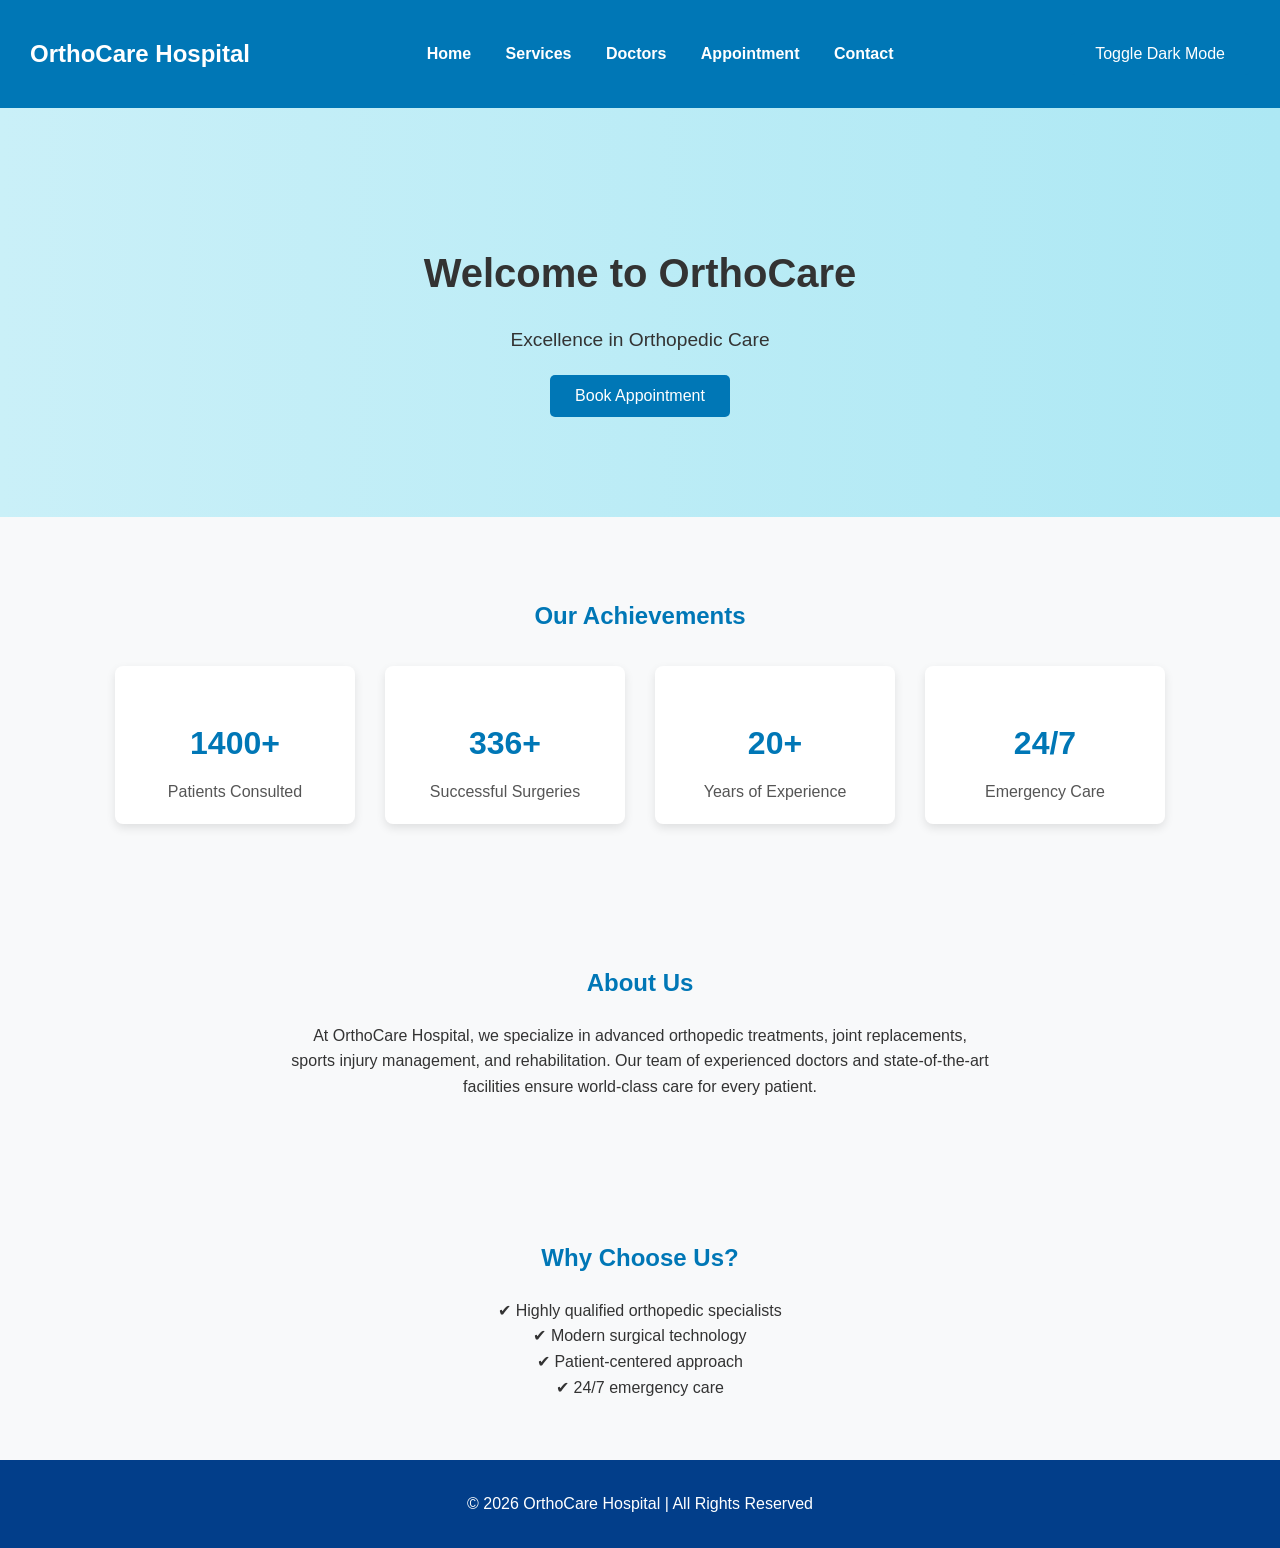
<file: index.html>
<!DOCTYPE html>
<html lang="en">
<head>
  <title>OrthoCare Hospital</title>
  <!-- Link to shared stylesheet -->
  <link rel="stylesheet" href="style.css">
</head>
<body>

<header>
  <h2>OrthoCare Hospital</h2>
  <nav>
    <a href="index.html">Home</a>
    <a href="services.html">Services</a>
    <a href="doctors.html">Doctors</a>
    <a href="appointment.html">Appointment</a>
    <a href="contact.html">Contact</a>
  </nav>
  <!-- Dark mode toggle button -->
  <button id="theme-toggle">Toggle Dark Mode</button>
</header>

<main>
  <section class="hero">
    <h1>Welcome to OrthoCare</h1>
    <p>Excellence in Orthopedic Care</p>
    <a href="appointment.html"><button>Book Appointment</button></a>
  </section>

<section class="info stats">
  <h2>Our Achievements</h2>
  <div class="stats-container">
    <div class="stat">
      <h3><span class="counter" data-target="5000">0</span>+</h3>
      <p>Patients Consulted</p>
    </div>
    <div class="stat">
      <h3><span class="counter" data-target="1200">0</span>+</h3>
      <p>Successful Surgeries</p>
    </div>
    <div class="stat">
      <h3><span class="counter" data-target="20">0</span>+</h3>
      <p>Years of Experience</p>
    </div>
    <div class="stat">
      <h3><span class="counter" data-target="24">0</span>/7</h3>
      <p>Emergency Care</p>
    </div>
  </div>
</section>


  <section class="info">
    <h2>About Us</h2>
    <p>
      At OrthoCare Hospital, we specialize in advanced orthopedic treatments, 
      joint replacements, sports injury management, and rehabilitation. 
      Our team of experienced doctors and state-of-the-art facilities 
      ensure world-class care for every patient.
    </p>
  </section>

  <section class="info">
    <h2>Why Choose Us?</h2>
    <p>
      ✔ Highly qualified orthopedic specialists<br>
      ✔ Modern surgical technology<br>
      ✔ Patient-centered approach<br>
      ✔ 24/7 emergency care
    </p>

</main>


<footer>
  <p>© 2026 OrthoCare Hospital | All Rights Reserved</p>
</footer>

<!-- Link to shared JavaScript -->
<script src="theme.js"></script>

</body>
</html>
</file>
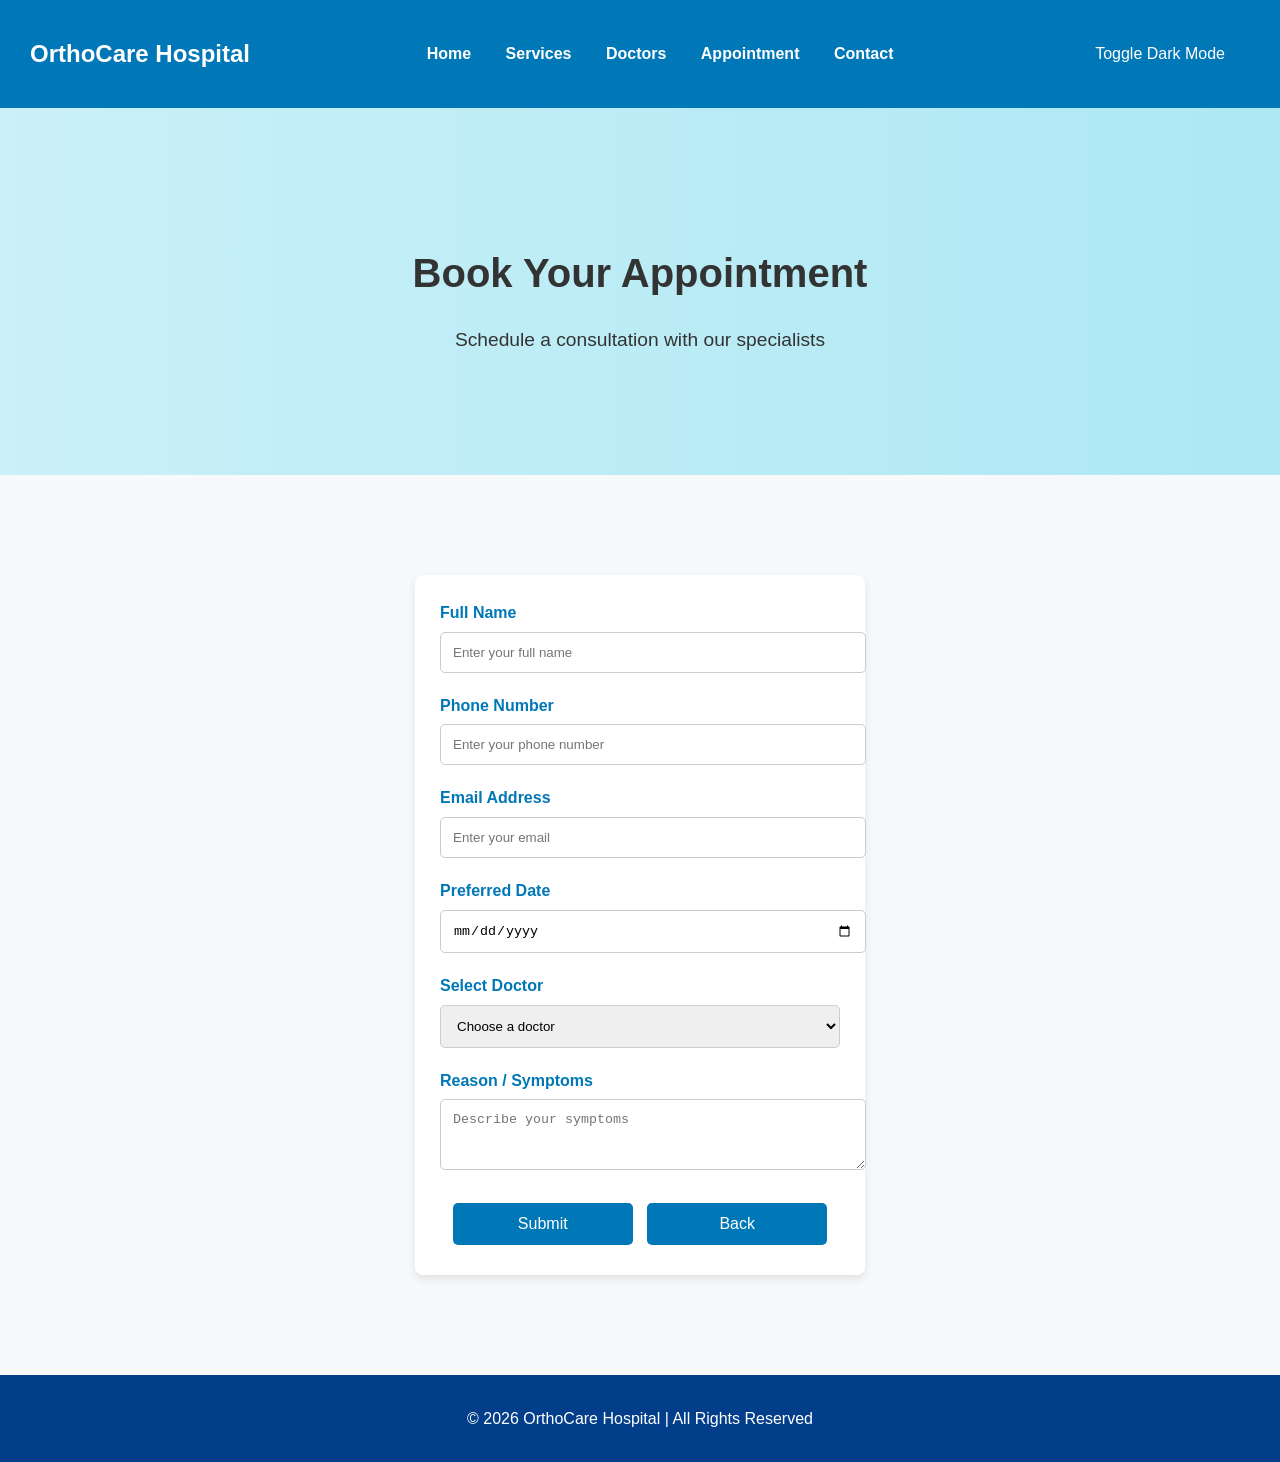
<file: appointment.html>
<!DOCTYPE html>
<html lang="en">
<head>
  <title>Book Appointment - OrthoCare Hospital</title>
  <link rel="stylesheet" href="style.css">
  <style>
    /* Extra form styling */
    .form-container {
      width: 400px;
      margin: 40px auto;
      background: white;
      padding: 25px;
      border-radius: 8px;
      box-shadow: 0 4px 10px rgba(0,0,0,0.1);
      text-align: left;
    }

    .form-step {
      margin-bottom: 20px;
    }

    .form-step label {
      display: block;
      margin-bottom: 6px;
      font-weight: bold;
      color: #0077b6;
    }

    .form-step input,
    .form-step select,
    .form-step textarea {
      width: 100%;
      padding: 12px;
      border: 1px solid #ccc;
      border-radius: 5px;
      transition: border 0.3s ease;
    }

    .form-step input:focus,
    .form-step select:focus,
    .form-step textarea:focus {
      border: 1px solid #0077b6;
      outline: none;
    }

    .form-actions {
      text-align: center;
      margin-top: 20px;
    }

    .form-actions button {
      margin: 5px;
      width: 45%;
    }
  </style>
</head>
<body>

<header>
  <h2>OrthoCare Hospital</h2>
  <nav>
    <a href="index.html">Home</a>
    <a href="services.html">Services</a>
    <a href="doctors.html">Doctors</a>
    <a href="appointment.html">Appointment</a>
    <a href="contact.html">Contact</a>
  </nav>
  <button id="theme-toggle">Toggle Dark Mode</button>
</header>

<section class="hero">
  <h1>Book Your Appointment</h1>
  <p>Schedule a consultation with our specialists</p>
</section>

<section class="info">
  <div class="form-container">
    <form>
      <div class="form-step">
        <label for="name">Full Name</label>
        <input type="text" id="name" placeholder="Enter your full name" required>
      </div>

      <div class="form-step">
        <label for="phone">Phone Number</label>
        <input type="text" id="phone" placeholder="Enter your phone number" required>
      </div>

      <div class="form-step">
        <label for="email">Email Address</label>
        <input type="email" id="email" placeholder="Enter your email" required>
      </div>

      <div class="form-step">
        <label for="date">Preferred Date</label>
        <input type="date" id="date" required>
      </div>

      <div class="form-step">
        <label for="doctor">Select Doctor</label>
        <select id="doctor" required>
          <option value="">Choose a doctor</option>
          <option>Dr. Ramesh - Orthopedic Surgeon</option>
          <option>Dr. Priya - Sports Injury Specialist</option>
          <option>Dr. Anil - Joint Replacement Expert</option>
        </select>
      </div>

      <div class="form-step">
        <label for="reason">Reason / Symptoms</label>
        <textarea id="reason" rows="3" placeholder="Describe your symptoms"></textarea>
      </div>

      <div class="form-actions">
        <button type="submit">Submit</button>
        <button type="button" onclick="window.location.href='index.html'">Back</button>
      </div>
    </form>
  </div>
</section>

<footer>
  <p>© 2026 OrthoCare Hospital | All Rights Reserved</p>
</footer>

<script src="theme.js"></script>
</body>
</html>
</file>
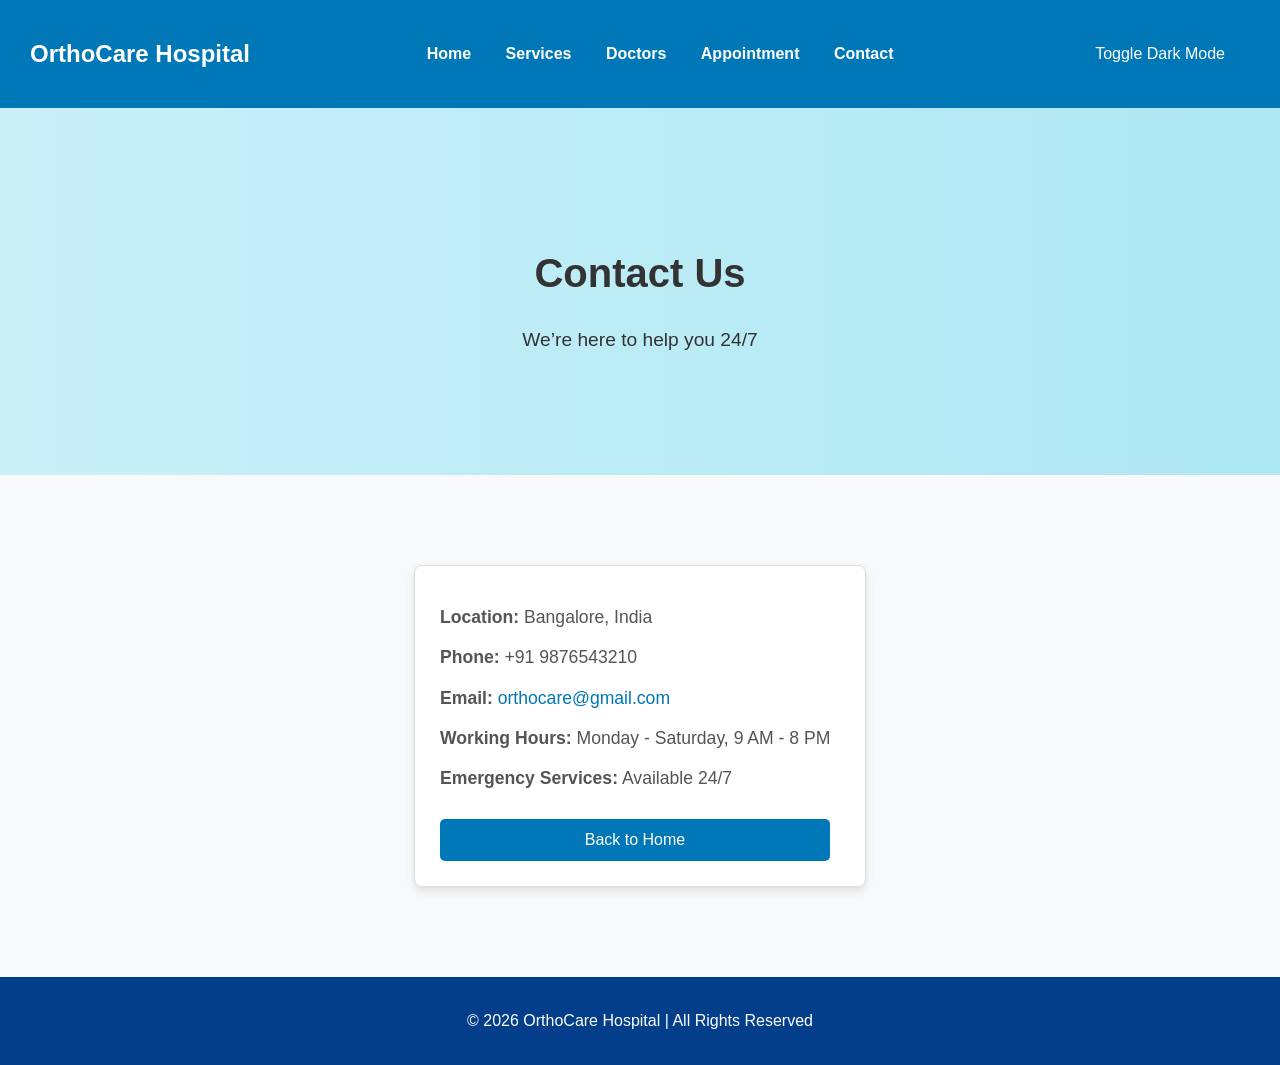
<file: contact.html>
<!DOCTYPE html>
<html lang="en">
<head>
  <title>Contact - OrthoCare Hospital</title>
  <link rel="stylesheet" href="style.css">
  <style>
    .contact-card {
      width: 400px;
      margin: 30px auto;
      background: white;
      padding: 25px;
      border-radius: 8px;
      box-shadow: 0 4px 10px rgba(0,0,0,0.1);
      animation: slideUp 1.5s ease;
      text-align: left;
    }

    .contact-card p {
      font-size: 1.1em;
      margin: 12px 0;
    }

    .contact-card a {
      color: #0077b6;
      text-decoration: none;
      transition: color 0.3s ease;
    }

    .contact-card a:hover {
      color: #023e8a;
    }

    .contact-card button {
      background: #0077b6;
      color: white;
      padding: 12px;
      border: none;
      width: calc(100% - 10px); /* leave space on sides */
      border-radius: 5px;
      font-size: 1em;
      cursor: pointer;
      margin-top: 15px;
      transition: background 0.3s ease, transform 0.2s ease;
    }

    .contact-card button:hover {
      background: #023e8a;
      transform: scale(1.05);
    }

    /* Dark mode overrides */
    body.dark-mode .contact-card {
      background: #1e1e1e;
      border: 1px solid #555;
      box-shadow: 0 4px 10px rgba(255,255,255,0.1);
    }

    body.dark-mode .contact-card p {
      color: #e0e0e0;
    }

    body.dark-mode .contact-card a {
      color: #90e0ef;
    }

    body.dark-mode .contact-card a:hover {
      color: #caf0f8;
    }
  </style>
</head>
<body>

<header>
  <h2>OrthoCare Hospital</h2>
  <nav>
    <a href="index.html">Home</a>
    <a href="services.html">Services</a>
    <a href="doctors.html">Doctors</a>
    <a href="appointment.html">Appointment</a>
    <a href="contact.html">Contact</a>
  </nav>
  <button id="theme-toggle">Toggle Dark Mode</button>
</header>

<section class="hero">
  <h1>Contact Us</h1>
  <p>We’re here to help you 24/7</p>
</section>

<section class="info">
  <div class="contact-card">
    <p><strong>Location:</strong> Bangalore, India</p>
    <p><strong>Phone:</strong> +91 9876543210</p>
    <p><strong>Email:</strong> <a href="mailto:orthocare@gmail.com">orthocare@gmail.com</a></p>
    <p><strong>Working Hours:</strong> Monday - Saturday, 9 AM - 8 PM</p>
    <p><strong>Emergency Services:</strong> Available 24/7</p>
    <button type="button" onclick="window.location.href='index.html'">Back to Home</button>
  </div>
</section>

<footer>
  <p>© 2026 OrthoCare Hospital | All Rights Reserved</p>
</footer>

<script src="theme.js"></script>
</body>
</html>
</file>
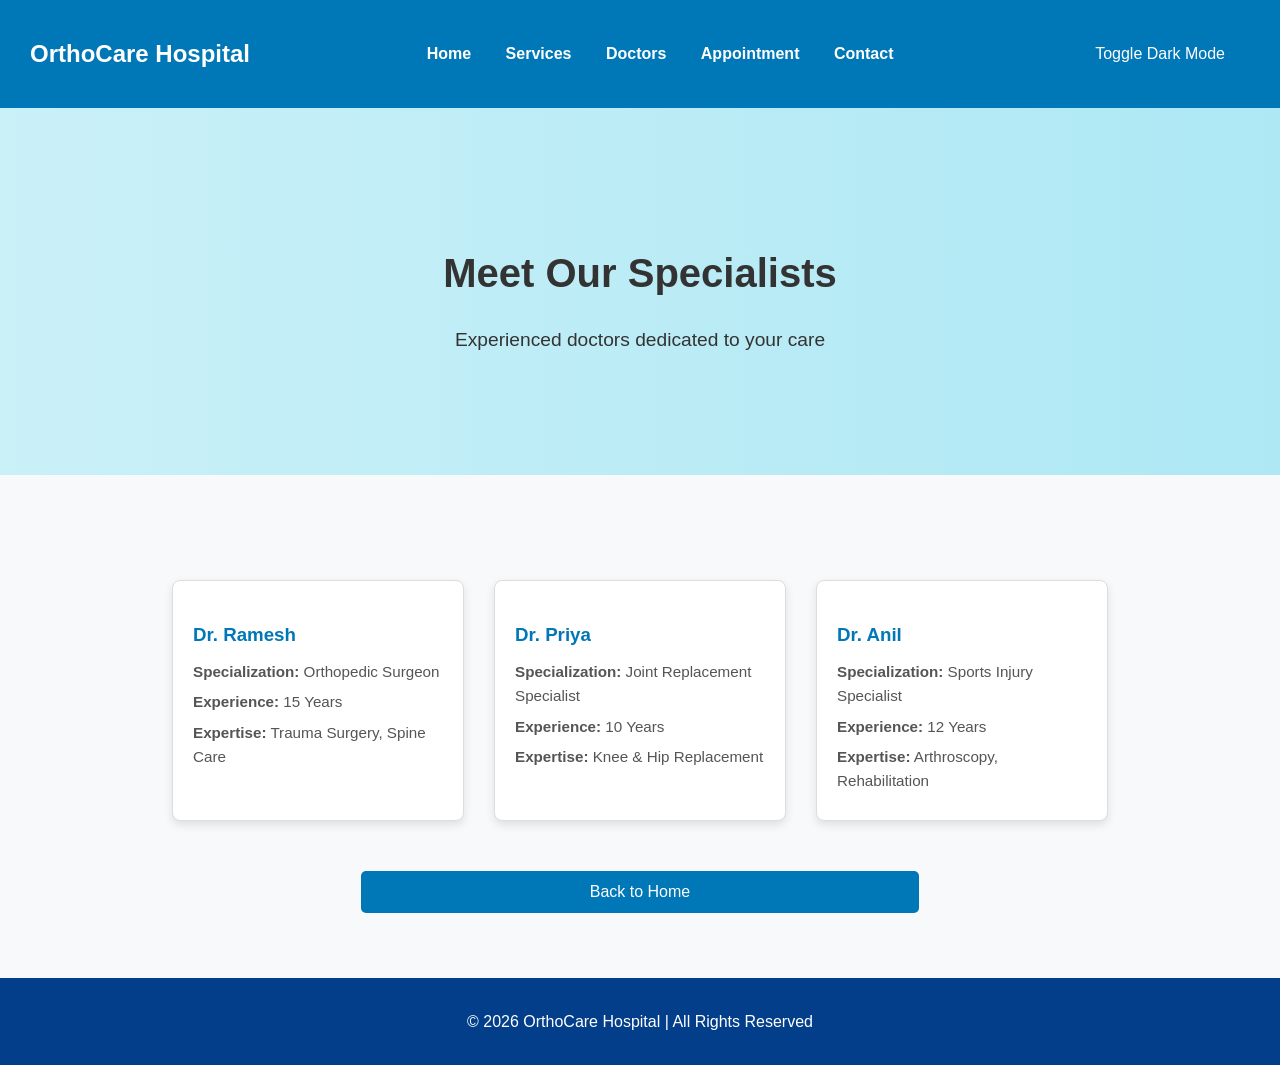
<file: doctors.html>
<!DOCTYPE html>
<html lang="en">
<head>
  <title>Our Doctors - OrthoCare Hospital</title>
  <link rel="stylesheet" href="style.css">
  <style>
    .doctors-container {
      display: flex;
      justify-content: center;
      flex-wrap: wrap;
      margin: 30px auto;
      max-width: 1000px;
    }

    .doctor-card {
      border: 1px solid #ddd;
      background: white;
      padding: 20px;
      margin: 15px;
      width: 250px;
      border-radius: 8px;
      box-shadow: 0 4px 10px rgba(0,0,0,0.1);
      transition: transform 0.3s ease, box-shadow 0.3s ease;
      text-align: left;
    }

    .doctor-card:hover {
      transform: translateY(-5px);
      box-shadow: 0 6px 15px rgba(0,0,0,0.15);
    }

    .doctor-card h3 {
      color: #0077b6;
      margin-bottom: 10px;
    }

    .doctor-card p {
      margin: 6px 0;
      font-size: 0.95em;
      color: #555;
    }

    /* Dark mode overrides */
    body.dark-mode .doctor-card {
      background: #1e1e1e;
      border: 1px solid #555;
      box-shadow: 0 4px 10px rgba(255,255,255,0.1);
    }

    body.dark-mode .doctor-card h3 {
      color: #90e0ef;
    }

    body.dark-mode .doctor-card p {
      color: #e0e0e0;
    }
  </style>
</head>
<body>

<header>
  <h2>OrthoCare Hospital</h2>
  <nav>
    <a href="index.html">Home</a>
    <a href="services.html">Services</a>
    <a href="doctors.html">Doctors</a>
    <a href="appointment.html">Appointment</a>
    <a href="contact.html">Contact</a>
  </nav>
  <button id="theme-toggle">Toggle Dark Mode</button>
</header>

<section class="hero">
  <h1>Meet Our Specialists</h1>
  <p>Experienced doctors dedicated to your care</p>
</section>

<section class="info">
  <div class="doctors-container">
    <div class="doctor-card">
      <h3>Dr. Ramesh</h3>
      <p><strong>Specialization:</strong> Orthopedic Surgeon</p>
      <p><strong>Experience:</strong> 15 Years</p>
      <p><strong>Expertise:</strong> Trauma Surgery, Spine Care</p>
    </div>

    <div class="doctor-card">
      <h3>Dr. Priya</h3>
      <p><strong>Specialization:</strong> Joint Replacement Specialist</p>
      <p><strong>Experience:</strong> 10 Years</p>
      <p><strong>Expertise:</strong> Knee & Hip Replacement</p>
    </div>

    <div class="doctor-card">
      <h3>Dr. Anil</h3>
      <p><strong>Specialization:</strong> Sports Injury Specialist</p>
      <p><strong>Experience:</strong> 12 Years</p>
      <p><strong>Expertise:</strong> Arthroscopy, Rehabilitation</p>
    </div>
  </div>

  <div class="form-actions">
    <button type="button" onclick="window.location.href='index.html'">Back to Home</button>
  </div>
</section>

<footer>
  <p>© 2026 OrthoCare Hospital | All Rights Reserved</p>
</footer>

<script src="theme.js"></script>
</body>
</html>
</file>
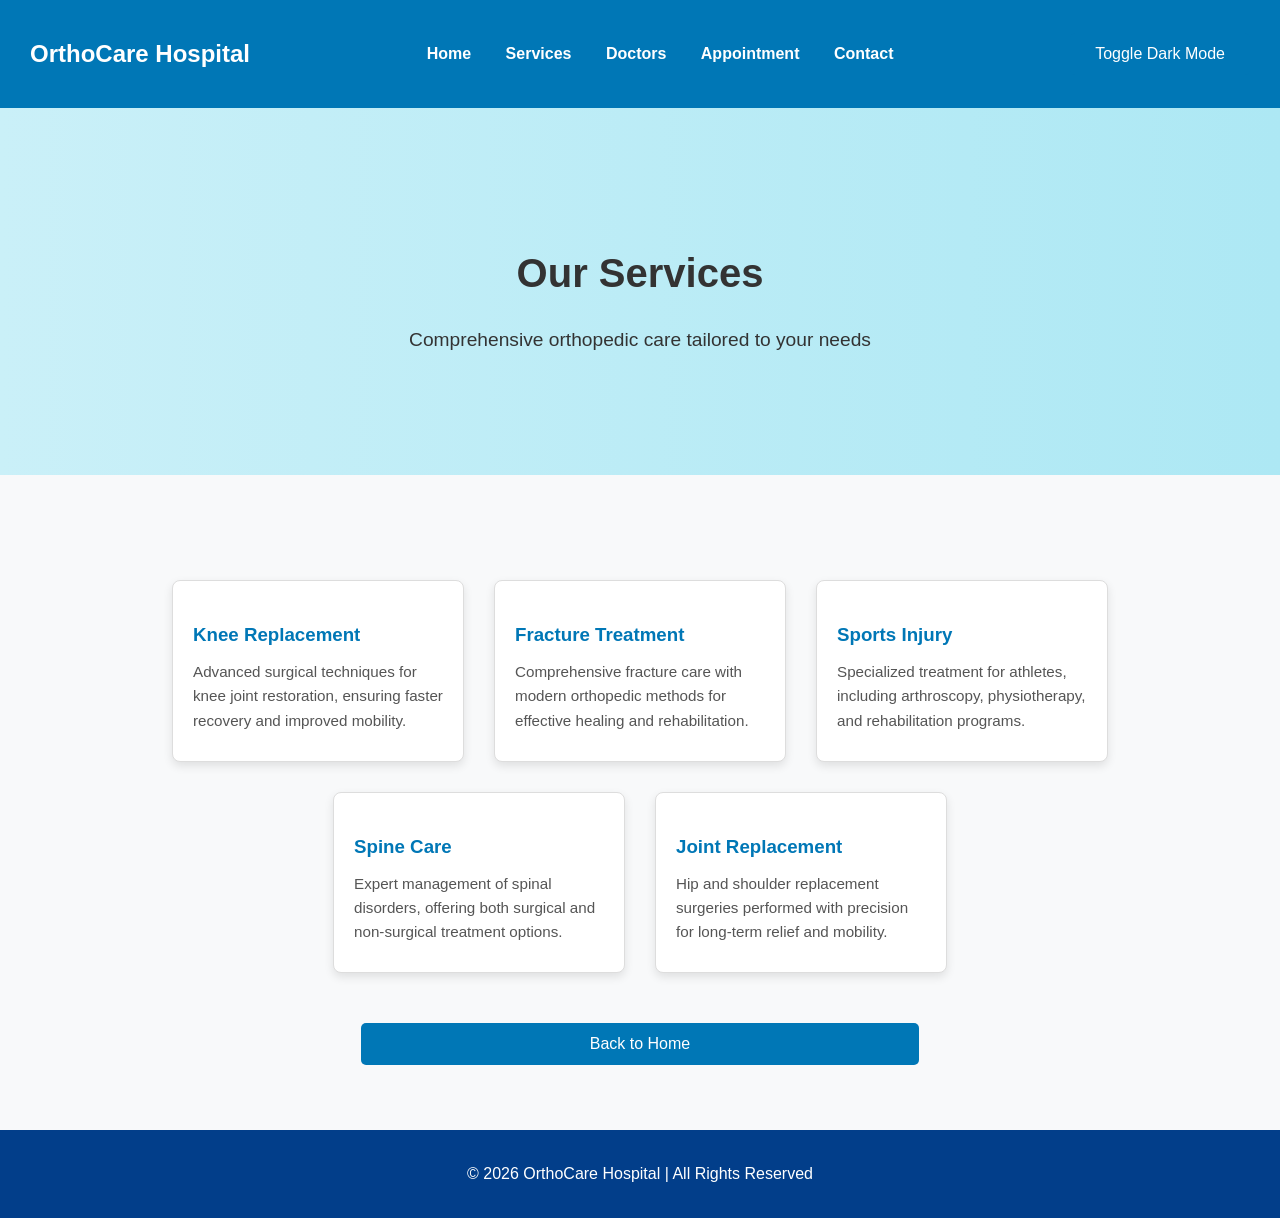
<file: services.html>
<!DOCTYPE html>
<html lang="en">
<head>
  <title>Our Services - OrthoCare Hospital</title>
  <link rel="stylesheet" href="style.css">
  <style>
    .services-container {
      display: flex;
      justify-content: center;
      flex-wrap: wrap;
      margin: 30px auto;
      max-width: 1000px;
    }

    .card {
      border: 1px solid #ddd;
      background: white;
      padding: 20px;
      margin: 15px;
      width: 250px;
      border-radius: 8px;
      box-shadow: 0 4px 10px rgba(0,0,0,0.1);
      transition: transform 0.3s ease, box-shadow 0.3s ease;
      text-align: left;
    }

    .card:hover {
      transform: translateY(-5px);
      box-shadow: 0 6px 15px rgba(0,0,0,0.15);
    }

    .card h3 {
      color: #0077b6;
      margin-bottom: 10px;
    }

    .card p {
      margin: 8px 0;
      font-size: 0.95em;
      color: #555;
    }

    /* Dark mode overrides */
    body.dark-mode .card {
      background: #1e1e1e;
      border: 1px solid #555;
      box-shadow: 0 4px 10px rgba(255,255,255,0.1);
    }

    body.dark-mode .card h3 {
      color: #90e0ef;
    }

    body.dark-mode .card p {
      color: #e0e0e0;
    }
  </style>
</head>
<body>

<header>
  <h2>OrthoCare Hospital</h2>
  <nav>
    <a href="index.html">Home</a>
    <a href="services.html">Services</a>
    <a href="doctors.html">Doctors</a>
    <a href="appointment.html">Appointment</a>
    <a href="contact.html">Contact</a>
  </nav>
  <button id="theme-toggle">Toggle Dark Mode</button>
</header>

<section class="hero">
  <h1>Our Services</h1>
  <p>Comprehensive orthopedic care tailored to your needs</p>
</section>

<section class="info">
  <div class="services-container">
    <div class="card">
      <h3>Knee Replacement</h3>
      <p>Advanced surgical techniques for knee joint restoration, ensuring faster recovery and improved mobility.</p>
    </div>

    <div class="card">
      <h3>Fracture Treatment</h3>
      <p>Comprehensive fracture care with modern orthopedic methods for effective healing and rehabilitation.</p>
    </div>

    <div class="card">
      <h3>Sports Injury</h3>
      <p>Specialized treatment for athletes, including arthroscopy, physiotherapy, and rehabilitation programs.</p>
    </div>

    <div class="card">
      <h3>Spine Care</h3>
      <p>Expert management of spinal disorders, offering both surgical and non-surgical treatment options.</p>
    </div>

    <div class="card">
      <h3>Joint Replacement</h3>
      <p>Hip and shoulder replacement surgeries performed with precision for long-term relief and mobility.</p>
    </div>
  </div>

  <div class="form-actions">
    <button type="button" onclick="window.location.href='index.html'">Back to Home</button>
  </div>
</section>

<footer>
  <p>© 2026 OrthoCare Hospital | All Rights Reserved</p>
</footer>

<script src="theme.js"></script>
</body>
</html>
</file>
<file: style.css>
/* Base Layout */
html, body {
  height: 100%;
  margin: 0;
  display: flex;
  flex-direction: column;
  font-family: Arial, sans-serif;
  line-height: 1.6;
  color: #333;
  background: #f8f9fa;
}

main {
  flex: 1; /* pushes footer down */
}

/* Header */
header {
  background: #0077b6;
  color: white;
  padding: 15px 30px;
  display: flex;
  justify-content: space-between;
  align-items: center;
  position: sticky;
  top: 0;
  z-index: 1000;
}

nav a {
  color: white;
  text-decoration: none;
  margin: 0 15px;
  font-weight: bold;
  transition: color 0.3s ease;
}

nav a:hover {
  color: #90e0ef;
}

/* Hero */
.hero {
  text-align: center;
  padding: 100px 20px;
  background: linear-gradient(to right, #caf0f8, #ade8f4);
  animation: fadeIn 2s ease-in-out;
}

.hero h1 {
  font-size: 2.5em;
  margin-bottom: 10px;
  animation: slideDown 1.5s ease;
}

.hero p {
  font-size: 1.2em;
  margin-bottom: 20px;
  animation: fadeIn 2s ease;
}

/* Buttons */
button {
  background: #0077b6;
  color: white;
  border: none;
  padding: 12px 25px;
  font-size: 1em;
  cursor: pointer;
  border-radius: 5px;
  transition: background 0.3s ease, transform 0.2s ease;
}

button:hover {
  background: #023e8a;
  transform: scale(1.05);
}

/* Info Sections */
section.info {
  padding: 60px 20px;
  text-align: center;
}

.info h2 {
  color: #0077b6;
  margin-bottom: 20px;
}

.info p {
  max-width: 700px;
  margin: auto;
}

/* Cards (Services, Doctors, Contact) */
.services-container,
.doctors-container {
  display: flex;
  justify-content: center;
  flex-wrap: wrap;
  margin: 30px auto;
  max-width: 1000px;
}

.card,
.doctor-card,
.contact-card {
  border: 1px solid #ddd;
  background: white;
  padding: 20px;
  margin: 15px;
  width: 250px;
  border-radius: 8px;
  box-shadow: 0 4px 10px rgba(0,0,0,0.1);
  transition: transform 0.3s ease, box-shadow 0.3s ease;
  text-align: left;
}

.card:hover,
.doctor-card:hover,
.contact-card:hover {
  transform: translateY(-5px);
  box-shadow: 0 6px 15px rgba(0,0,0,0.15);
}

.card h3,
.doctor-card h3 {
  color: #0077b6;
  margin-bottom: 10px;
}

.card p,
.doctor-card p,
.contact-card p {
  margin: 8px 0;
  font-size: 0.95em;
  color: #555;
}

/* Appointment form container */
.form-container {
  width: 400px;
  margin: 40px auto;
  background: white;
  padding: 25px;
  border-radius: 8px;
  box-shadow: 0 4px 10px rgba(0,0,0,0.1);
  text-align: left;
}

.form-step {
  margin-bottom: 20px;
}

.form-step label {
  display: block;
  margin-bottom: 6px;
  font-weight: bold;
  color: #0077b6;
}

.form-step input,
.form-step select,
.form-step textarea {
  width: calc(100% - 10px);
  padding: 12px;
  border: 1px solid #ccc;
  border-radius: 5px;
  transition: border 0.3s ease;
}

.form-step input:focus,
.form-step select:focus,
.form-step textarea:focus {
  border: 1px solid #0077b6;
  outline: none;
}

.form-actions {
  text-align: center;
  margin-top: 20px;
}

.form-actions button {
  margin: 5px;
  width: 45%;
}

/* Footer */
footer {
  margin-top: auto;
  background: #023e8a;
  color: white;
  text-align: center;
  padding: 15px;
}

/* Animations */
@keyframes fadeIn {
  from {opacity: 0;}
  to {opacity: 1;}
}

@keyframes slideDown {
  from {transform: translateY(-50px); opacity: 0;}
  to {transform: translateY(0); opacity: 1;}
}

/* Dark Mode */
body.dark-mode {
  background: #121212;
  color: #e0e0e0;
}

body.dark-mode header {
  background: #222;
}

body.dark-mode nav a {
  color: #e0e0e0;
}

body.dark-mode nav a:hover {
  color: #90e0ef;
}

body.dark-mode .hero {
  background: linear-gradient(to right, #333, #444);
}

body.dark-mode button {
  background: #0077b6;
  color: #fff;
}

body.dark-mode button:hover {
  background: #023e8a;
}

body.dark-mode footer {
  background: #222;
}

body.dark-mode .form-container {
  background: #1e1e1e;
  box-shadow: 0 4px 10px rgba(255,255,255,0.1);
}

body.dark-mode .form-step label {
  color: #90e0ef;
}

body.dark-mode .form-step input,
body.dark-mode .form-step select,
body.dark-mode .form-step textarea {
  background: #2a2a2a;
  color: #e0e0e0;
  border: 1px solid #555;
}

body.dark-mode .form-step input:focus,
body.dark-mode .form-step select:focus,
body.dark-mode .form-step textarea:focus {
  border: 1px solid #90e0ef;
}

body.dark-mode .card,
body.dark-mode .doctor-card,
body.dark-mode .contact-card {
  background: #1e1e1e;
  border: 1px solid #555;
  box-shadow: 0 4px 10px rgba(255,255,255,0.1);
}

body.dark-mode .card h3,
body.dark-mode .doctor-card h3 {
  color: #90e0ef;
}

body.dark-mode .card p,
body.dark-mode .doctor-card p,
body.dark-mode .contact-card p {
  color: #e0e0e0;
}

/* Responsive Design */
@media (max-width: 600px) {
  .services-container,
  .doctors-container {
    flex-direction: column;
    align-items: center;
  }

  .card,
  .doctor-card,
  .contact-card,
  .form-container {
    width: 90%;
    margin: 10px 0;
  }

  nav {
    display: flex;
    flex-direction: column;
    gap: 10px;
  }

  nav a {
    margin: 5px 0;
  }
}

/* Info sections */
body.dark-mode section.info {
  background: #121212;   /* dark background */
  color: #e0e0e0;        /* light text */
}

/* Cards (services, doctors, contact) */
body.dark-mode .card,
body.dark-mode .doctor-card,
body.dark-mode .contact-card {
  background: #1e1e1e;
  border: 1px solid #555;
  box-shadow: 0 4px 10px rgba(255,255,255,0.1);
}

body.dark-mode .card h3,
body.dark-mode .doctor-card h3 {
  color: #90e0ef;
}

body.dark-mode .card p,
body.dark-mode .doctor-card p,
body.dark-mode .contact-card p {
  color: #e0e0e0;
}

.stats-container {
  display: flex;
  justify-content: center;
  flex-wrap: wrap;
  gap: 30px;
  margin-top: 30px;
}

.stat {
  background: white;
  padding: 20px;
  border-radius: 8px;
  width: 200px;
  box-shadow: 0 4px 10px rgba(0,0,0,0.1);
  transition: transform 0.3s ease;
}

.stat:hover {
  transform: translateY(-5px);
}

.stat h3 {
  color: #0077b6;
  font-size: 2em;
  margin-bottom: 10px;
}

.stat p {
  color: #555;
}

/* Dark mode overrides */
body.dark-mode .stat {
  background: #1e1e1e;
  border: 1px solid #555;
  box-shadow: 0 4px 10px rgba(255,255,255,0.1);
}

body.dark-mode .stat h3 {
  color: #90e0ef;
}

body.dark-mode .stat p {
  color: #e0e0e0;
}
</file>
